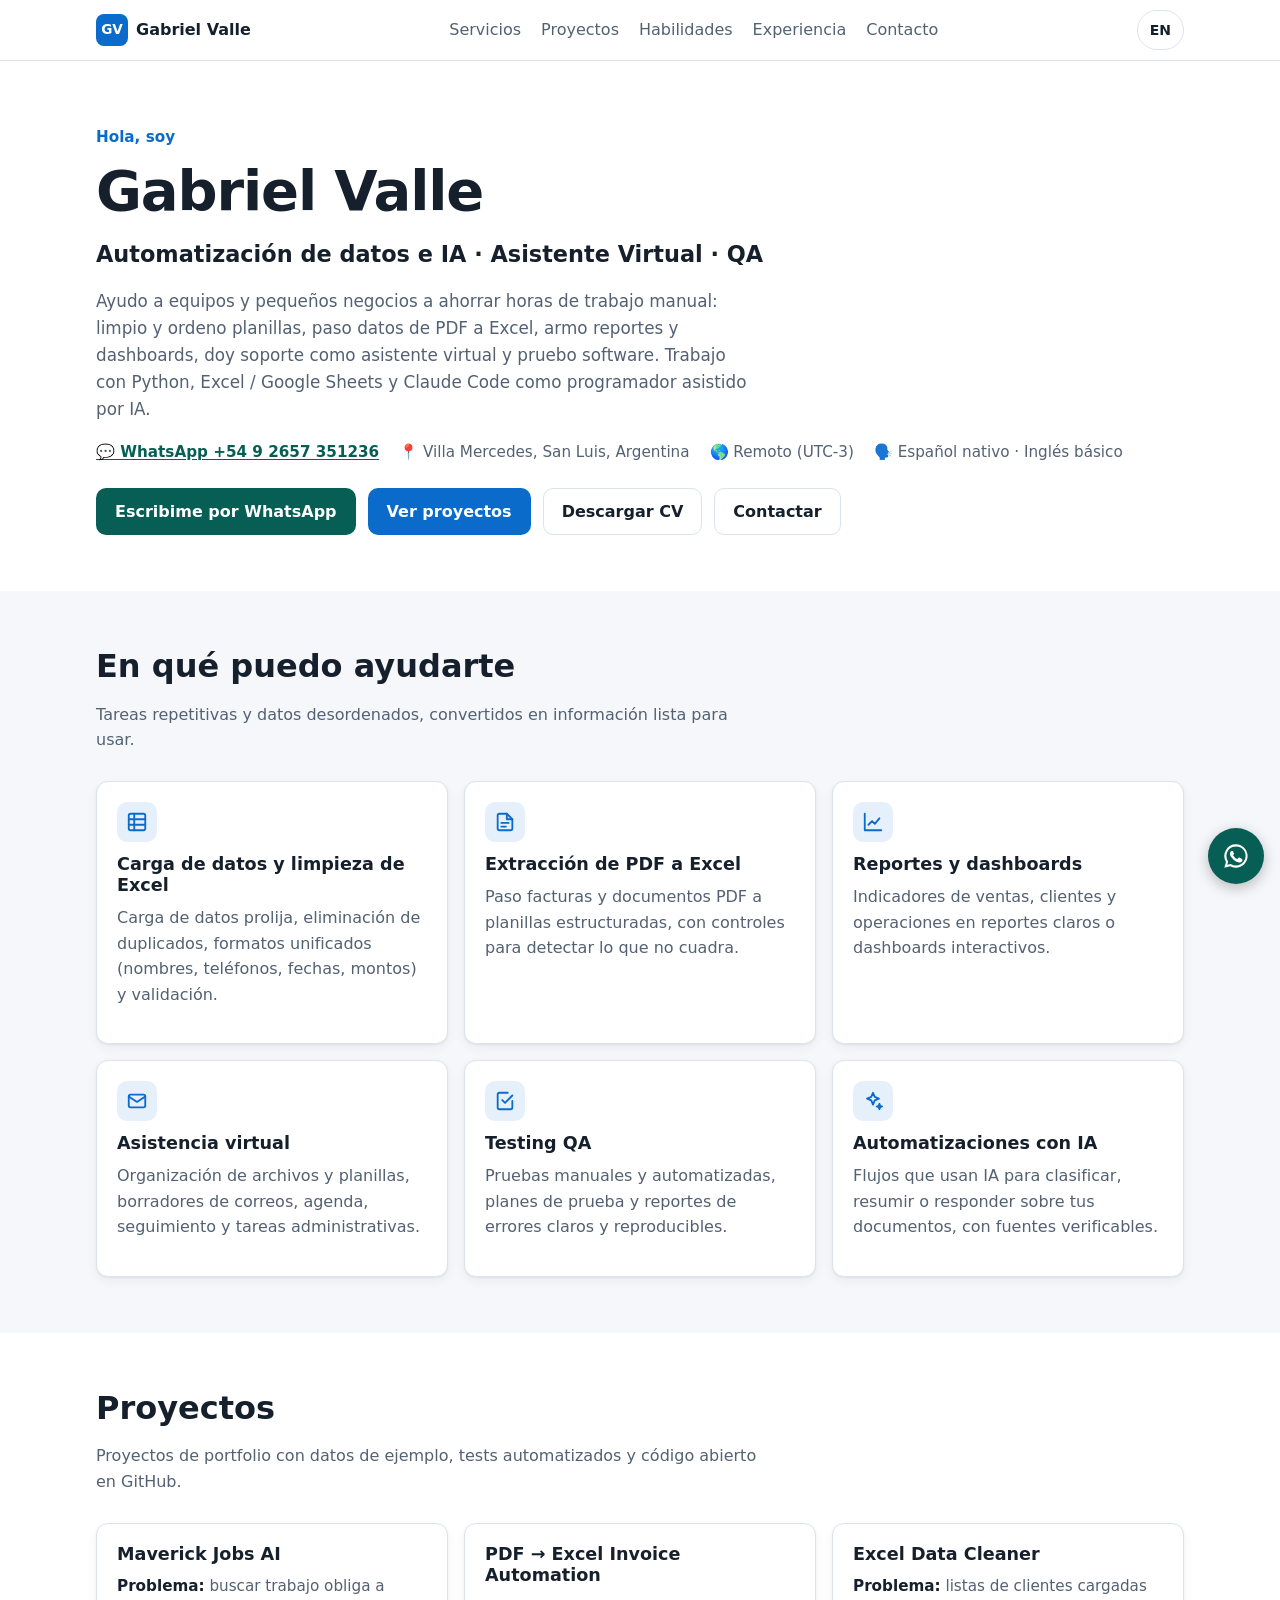
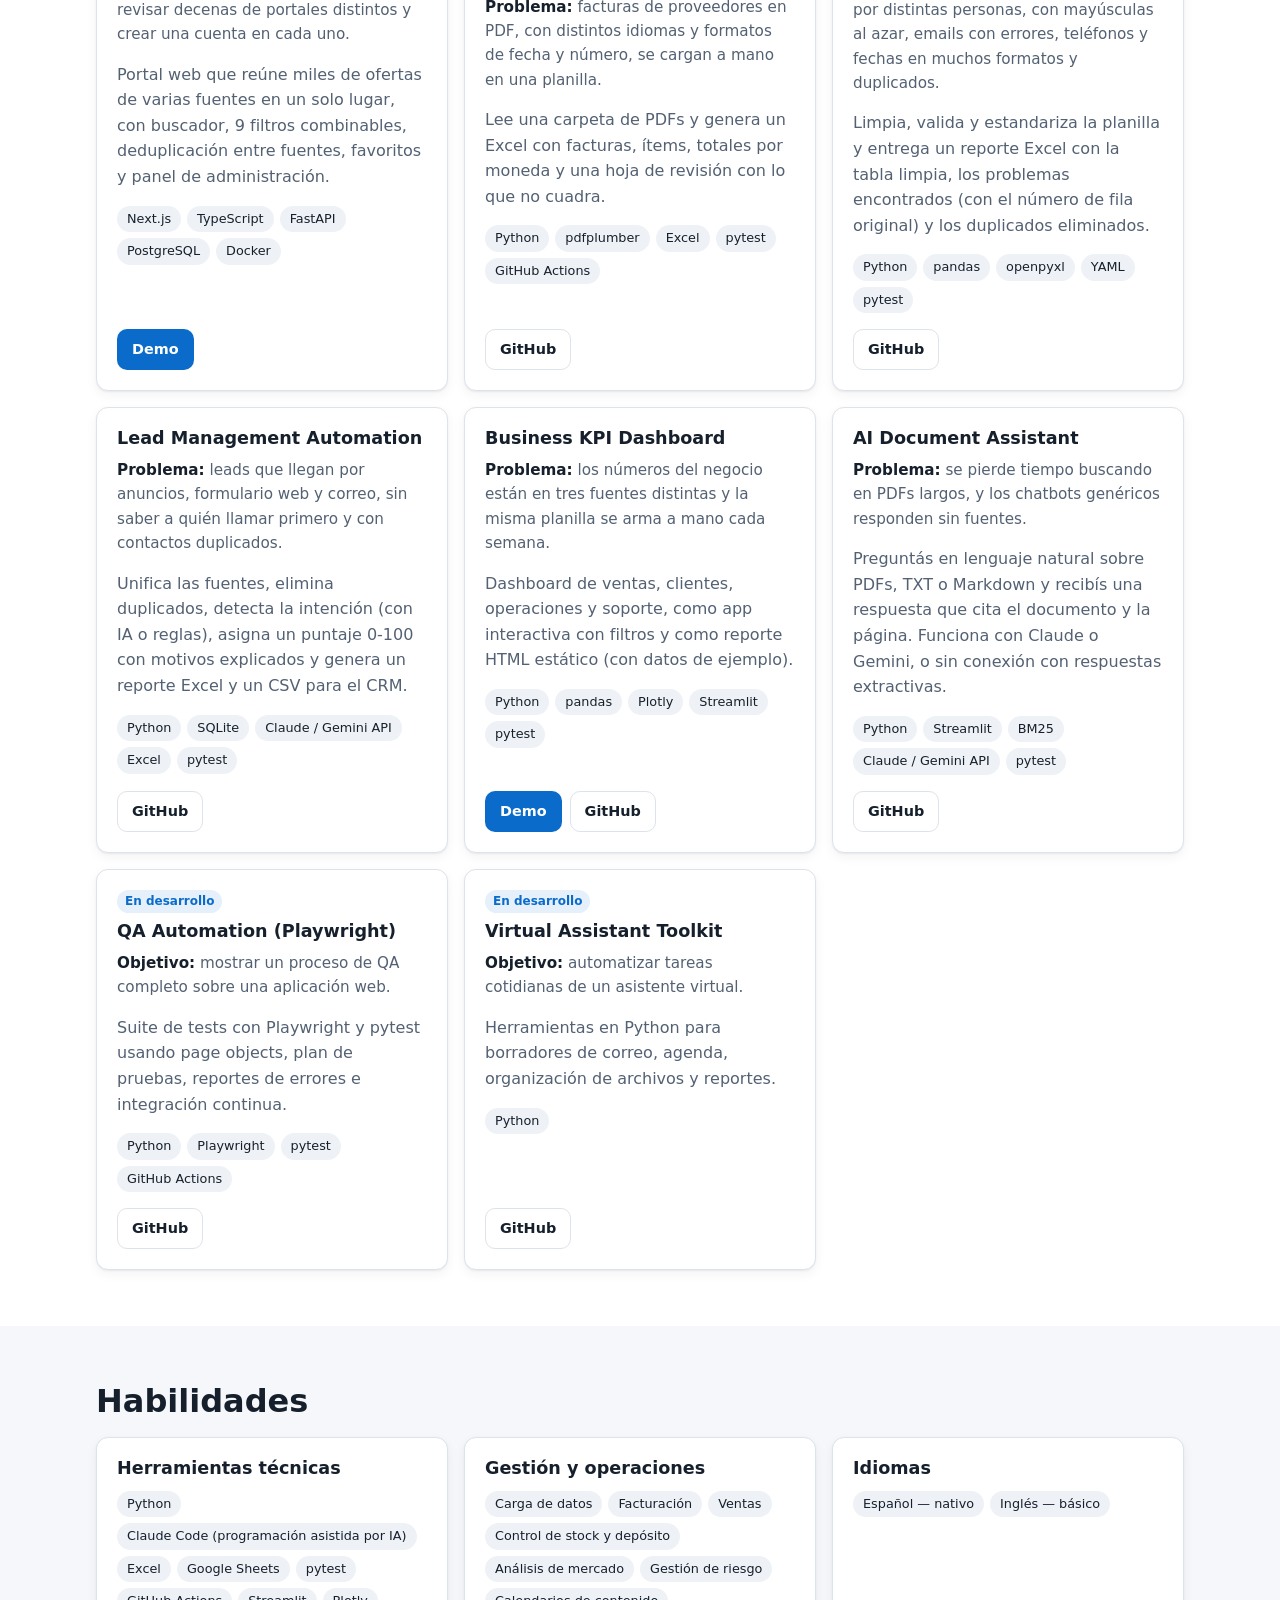
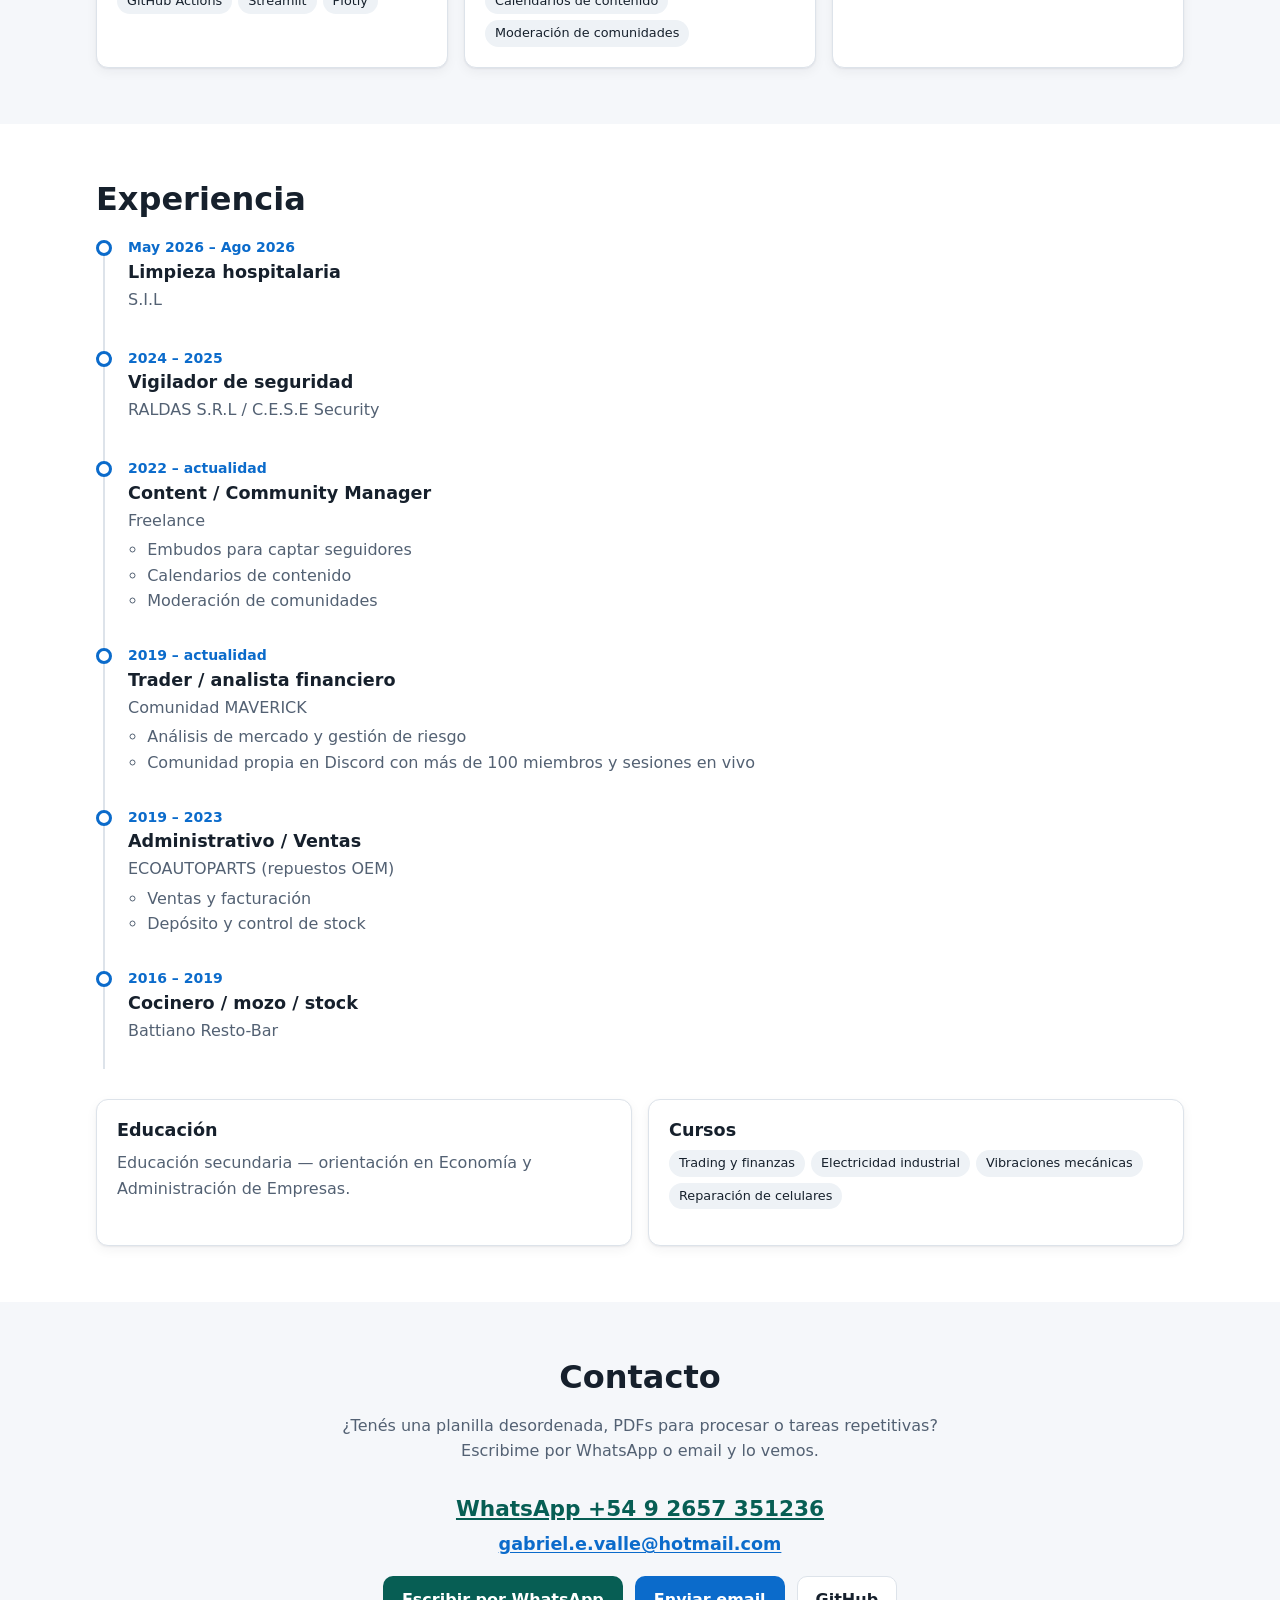
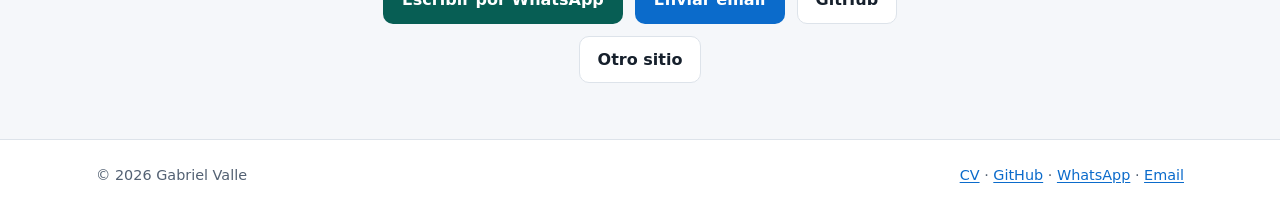
<file: index.html>
<!doctype html>
<html lang="es"
      data-es-title="Gabriel Valle — Automatización de datos e IA · Asistente Virtual · QA"
      data-en-title="Gabriel Valle — Data &amp; AI Automation · Virtual Assistant · QA">
<head>
  <meta charset="utf-8">
  <meta name="viewport" content="width=device-width, initial-scale=1">
  <script>try{if(localStorage.getItem("lang")==="en")document.documentElement.lang="en"}catch(e){}</script>
  <title>Gabriel Valle — Automatización de datos e IA · Asistente Virtual · QA</title>
  <meta name="description"
        content="Gabriel Valle: automatización de datos e IA (Excel / PDF), asistente virtual, QA tester y carga de datos. Python, Claude Code, Excel / Google Sheets. Trabajo remoto desde Argentina (UTC-3)."
        data-es-content="Gabriel Valle: automatización de datos e IA (Excel / PDF), asistente virtual, QA tester y carga de datos. Python, Claude Code, Excel / Google Sheets. Trabajo remoto desde Argentina (UTC-3)."
        data-en-content="Gabriel Valle: data &amp; AI automation (Excel / PDF), virtual assistant, QA tester and data entry. Python, Claude Code, Excel / Google Sheets. Remote from Argentina (UTC-3).">
  <meta name="author" content="Gabriel Valle">
  <meta name="theme-color" content="#0b6bcb" media="(prefers-color-scheme: light)">
  <meta name="theme-color" content="#0e141b" media="(prefers-color-scheme: dark)">
  <link rel="canonical" href="https://gabrielvalle-491.github.io/">

  <!-- Open Graph / social -->
  <meta property="og:type" content="website">
  <meta property="og:url" content="https://gabrielvalle-491.github.io/">
  <meta property="og:site_name" content="Gabriel Valle">
  <meta property="og:title" content="Gabriel Valle — Automatización de datos e IA · Asistente Virtual · QA">
  <meta property="og:description" content="Automatizo tareas con Excel, PDF e IA: limpieza de datos, extracción de facturas, reportes y dashboards, asistencia virtual y testing QA. Remoto (UTC-3).">
  <meta property="og:locale" content="es_AR">
  <meta property="og:locale:alternate" content="en_US">
  <meta name="twitter:card" content="summary">
  <meta name="twitter:title" content="Gabriel Valle — Data &amp; AI Automation · Virtual Assistant · QA">
  <meta name="twitter:description" content="Excel, PDF and AI automations, reports and dashboards, virtual assistance and QA testing. Remote (UTC-3).">

  <link rel="icon" href="data:image/svg+xml,%3Csvg xmlns='http://www.w3.org/2000/svg' viewBox='0 0 64 64'%3E%3Crect width='64' height='64' rx='14' fill='%230b6bcb'/%3E%3Ctext x='32' y='42' font-family='Arial,Helvetica,sans-serif' font-size='28' font-weight='700' text-anchor='middle' fill='%23fff'%3EGV%3C/text%3E%3C/svg%3E">
  <link rel="stylesheet" href="assets/css/style.css">
  <script src="assets/js/main.js" defer></script>

  <script type="application/ld+json">
  {
    "@context": "https://schema.org",
    "@type": "Person",
    "name": "Gabriel Valle",
    "url": "https://gabrielvalle-491.github.io/",
    "email": "mailto:gabriel.e.valle@hotmail.com",
    "telephone": "+5492657351236",
    "jobTitle": "Data & AI Automation · Virtual Assistant · QA",
    "address": { "@type": "PostalAddress", "addressLocality": "Villa Mercedes", "addressRegion": "San Luis", "addressCountry": "AR" },
    "sameAs": ["https://github.com/gabrielvalle-491", "https://allmaverick.my.canva.site/"]
  }
  </script>
</head>
<body>
  <a class="skip-link" href="#main"><span data-l="es">Saltar al contenido</span><span data-l="en">Skip to content</span></a>

  <header class="site-header">
    <nav class="container nav" aria-label="Principal" data-es-aria-label="Principal" data-en-aria-label="Main">
      <a class="brand" href="#top"><span class="brand-mark" aria-hidden="true">GV</span>Gabriel Valle</a>
      <ul class="nav-links">
        <li><a href="#servicios"><span data-l="es">Servicios</span><span data-l="en">Services</span></a></li>
        <li><a href="#proyectos"><span data-l="es">Proyectos</span><span data-l="en">Projects</span></a></li>
        <li><a href="#habilidades"><span data-l="es">Habilidades</span><span data-l="en">Skills</span></a></li>
        <li><a href="#experiencia"><span data-l="es">Experiencia</span><span data-l="en">Experience</span></a></li>
        <li><a href="#contacto"><span data-l="es">Contacto</span><span data-l="en">Contact</span></a></li>
      </ul>
      <button class="lang-toggle" type="button" data-lang-toggle
              aria-label="Switch to English" data-es-aria-label="Switch to English" data-en-aria-label="Cambiar a español">
        <span data-l="es" lang="en">EN</span><span data-l="en" lang="es">ES</span>
      </button>
    </nav>
  </header>

  <main id="main">
    <!-- ===== Hero ===== -->
    <section class="hero" id="top">
      <div class="container">
        <p class="eyebrow"><span data-l="es">Hola, soy</span><span data-l="en">Hi, I'm</span></p>
        <h1>Gabriel Valle</h1>
        <p class="title">
          <span data-l="es">Automatización de datos e IA · Asistente Virtual · QA</span>
          <span data-l="en">Data &amp; AI Automation · Virtual Assistant · QA</span>
        </p>
        <p class="pitch" data-l="es">
          Ayudo a equipos y pequeños negocios a ahorrar horas de trabajo manual: limpio y ordeno planillas,
          paso datos de PDF a Excel, armo reportes y dashboards, doy soporte como asistente virtual y pruebo software.
          Trabajo con Python, Excel / Google Sheets y Claude Code como programador asistido por IA.
        </p>
        <p class="pitch" data-l="en">
          I help teams and small businesses save hours of manual work: I clean and organize spreadsheets,
          move data from PDFs into Excel, build reports and dashboards, provide virtual assistance and test software.
          I work with Python, Excel / Google Sheets and Claude Code as an AI pair programmer.
        </p>
        <ul class="hero-meta">
          <li><a class="wa-inline" href="https://wa.me/5492657351236">💬 WhatsApp +54 9 2657 351236</a></li>
          <li>📍 Villa Mercedes, San Luis, Argentina</li>
          <li><span data-l="es">🌎 Remoto (UTC-3)</span><span data-l="en">🌎 Remote (UTC-3)</span></li>
          <li><span data-l="es">🗣️ Español nativo · Inglés básico</span><span data-l="en">🗣️ Spanish native · Basic English</span></li>
        </ul>
        <div class="hero-actions">
          <a class="btn btn-whatsapp" href="https://wa.me/5492657351236"><span data-l="es">Escribime por WhatsApp</span><span data-l="en">Message me on WhatsApp</span></a>
          <a class="btn btn-primary" href="#proyectos"><span data-l="es">Ver proyectos</span><span data-l="en">View projects</span></a>
          <a class="btn btn-outline" href="cv/"><span data-l="es">Descargar CV</span><span data-l="en">Download CV</span></a>
          <a class="btn btn-outline" href="#contacto"><span data-l="es">Contactar</span><span data-l="en">Contact me</span></a>
        </div>
      </div>
    </section>

    <!-- ===== Services ===== -->
    <section id="servicios" aria-labelledby="servicios-title">
      <div class="container">
        <h2 id="servicios-title"><span data-l="es">En qué puedo ayudarte</span><span data-l="en">How I can help</span></h2>
        <p class="section-intro">
          <span data-l="es">Tareas repetitivas y datos desordenados, convertidos en información lista para usar.</span>
          <span data-l="en">Repetitive tasks and messy data, turned into information that is ready to use.</span>
        </p>
        <div class="grid grid-3">
          <article class="card">
            <div class="icon" aria-hidden="true"><svg viewBox="0 0 24 24" fill="none" stroke="currentColor" stroke-width="2" stroke-linecap="round" stroke-linejoin="round"><rect x="3" y="3" width="18" height="18" rx="2"/><path d="M3 9h18M3 15h18M9 3v18"/></svg></div>
            <h3><span data-l="es">Carga de datos y limpieza de Excel</span><span data-l="en">Data entry &amp; Excel cleanup</span></h3>
            <p data-l="es">Carga de datos prolija, eliminación de duplicados, formatos unificados (nombres, teléfonos, fechas, montos) y validación.</p>
            <p data-l="en">Accurate data entry, duplicate removal, consistent formats (names, phones, dates, amounts) and validation.</p>
          </article>
          <article class="card">
            <div class="icon" aria-hidden="true"><svg viewBox="0 0 24 24" fill="none" stroke="currentColor" stroke-width="2" stroke-linecap="round" stroke-linejoin="round"><path d="M14 3H6a2 2 0 0 0-2 2v14a2 2 0 0 0 2 2h12a2 2 0 0 0 2-2V9z"/><path d="M14 3v6h6M8 13h8M8 17h5"/></svg></div>
            <h3><span data-l="es">Extracción de PDF a Excel</span><span data-l="en">PDF to Excel extraction</span></h3>
            <p data-l="es">Paso facturas y documentos PDF a planillas estructuradas, con controles para detectar lo que no cuadra.</p>
            <p data-l="en">I turn invoices and PDF documents into structured spreadsheets, with checks that flag anything that doesn't add up.</p>
          </article>
          <article class="card">
            <div class="icon" aria-hidden="true"><svg viewBox="0 0 24 24" fill="none" stroke="currentColor" stroke-width="2" stroke-linecap="round" stroke-linejoin="round"><path d="M3 3v18h18"/><path d="M7 15l4-4 3 3 5-6"/></svg></div>
            <h3><span data-l="es">Reportes y dashboards</span><span data-l="en">Reports &amp; dashboards</span></h3>
            <p data-l="es">Indicadores de ventas, clientes y operaciones en reportes claros o dashboards interactivos.</p>
            <p data-l="en">Sales, customer and operations metrics in clear reports or interactive dashboards.</p>
          </article>
          <article class="card">
            <div class="icon" aria-hidden="true"><svg viewBox="0 0 24 24" fill="none" stroke="currentColor" stroke-width="2" stroke-linecap="round" stroke-linejoin="round"><rect x="3" y="5" width="18" height="14" rx="2"/><path d="M3 7l9 6 9-6"/></svg></div>
            <h3><span data-l="es">Asistencia virtual</span><span data-l="en">Virtual assistance</span></h3>
            <p data-l="es">Organización de archivos y planillas, borradores de correos, agenda, seguimiento y tareas administrativas.</p>
            <p data-l="en">File and spreadsheet organization, email drafts, scheduling, follow-ups and administrative tasks.</p>
          </article>
          <article class="card">
            <div class="icon" aria-hidden="true"><svg viewBox="0 0 24 24" fill="none" stroke="currentColor" stroke-width="2" stroke-linecap="round" stroke-linejoin="round"><path d="M9 11l3 3 8-8"/><path d="M20 12v7a2 2 0 0 1-2 2H6a2 2 0 0 1-2-2V5a2 2 0 0 1 2-2h9"/></svg></div>
            <h3><span data-l="es">Testing QA</span><span data-l="en">QA testing</span></h3>
            <p data-l="es">Pruebas manuales y automatizadas, planes de prueba y reportes de errores claros y reproducibles.</p>
            <p data-l="en">Manual and automated testing, test plans and clear, reproducible bug reports.</p>
          </article>
          <article class="card">
            <div class="icon" aria-hidden="true"><svg viewBox="0 0 24 24" fill="none" stroke="currentColor" stroke-width="2" stroke-linecap="round" stroke-linejoin="round"><path d="M12 3l1.9 4.6L18.5 9.5l-4.6 1.9L12 16l-1.9-4.6L5.5 9.5l4.6-1.9z"/><path d="M19 15l.8 2.2L22 18l-2.2.8L19 21l-.8-2.2L16 18l2.2-.8z"/></svg></div>
            <h3><span data-l="es">Automatizaciones con IA</span><span data-l="en">AI automations</span></h3>
            <p data-l="es">Flujos que usan IA para clasificar, resumir o responder sobre tus documentos, con fuentes verificables.</p>
            <p data-l="en">Workflows that use AI to classify, summarize or answer questions about your documents, with verifiable sources.</p>
          </article>
        </div>
      </div>
    </section>

    <!-- ===== Projects ===== -->
    <section id="proyectos" aria-labelledby="proyectos-title">
      <div class="container">
        <h2 id="proyectos-title"><span data-l="es">Proyectos</span><span data-l="en">Projects</span></h2>
        <p class="section-intro">
          <span data-l="es">Proyectos de portfolio con datos de ejemplo, tests automatizados y código abierto en GitHub.</span>
          <span data-l="en">Portfolio projects with sample data, automated tests and open source code on GitHub.</span>
        </p>
        <div class="grid grid-3">
          <article class="card project">
            <h3>Maverick Jobs AI</h3>
            <p class="problem" data-l="es"><strong>Problema:</strong> buscar trabajo obliga a revisar decenas de portales distintos y crear una cuenta en cada uno.</p>
            <p class="problem" data-l="en"><strong>Problem:</strong> job hunting means checking dozens of different portals and creating an account on each one.</p>
            <p data-l="es">Portal web que reúne miles de ofertas de varias fuentes en un solo lugar, con buscador, 9 filtros combinables, deduplicación entre fuentes, favoritos y panel de administración.</p>
            <p data-l="en">Web platform that gathers thousands of job posts from several sources in one place, with search, 9 combinable filters, cross-source de-duplication, favorites and an admin panel.</p>
            <ul class="tags" aria-label="Stack"><li>Next.js</li><li>TypeScript</li><li>FastAPI</li><li>PostgreSQL</li><li>Docker</li></ul>
            <div class="links">
              <a class="btn btn-primary" href="https://maverick-jobs-ai.vercel.app">Demo</a>
            </div>
          </article>

          <article class="card project">
            <h3>PDF → Excel Invoice Automation</h3>
            <p class="problem" data-l="es"><strong>Problema:</strong> facturas de proveedores en PDF, con distintos idiomas y formatos de fecha y número, se cargan a mano en una planilla.</p>
            <p class="problem" data-l="en"><strong>Problem:</strong> supplier invoices in PDF, with different languages, date and number formats, are typed into a spreadsheet by hand.</p>
            <p data-l="es">Lee una carpeta de PDFs y genera un Excel con facturas, ítems, totales por moneda y una hoja de revisión con lo que no cuadra.</p>
            <p data-l="en">Reads a folder of PDFs and produces one Excel workbook with invoices, line items, totals per currency and a Review sheet listing anything that doesn't add up.</p>
            <ul class="tags" aria-label="Stack"><li>Python</li><li>pdfplumber</li><li>Excel</li><li>pytest</li><li>GitHub Actions</li></ul>
            <div class="links">
              <a class="btn btn-outline" href="https://github.com/gabrielvalle-491/pdf-invoice-to-excel">GitHub</a>
            </div>
          </article>

          <article class="card project">
            <h3>Excel Data Cleaner</h3>
            <p class="problem" data-l="es"><strong>Problema:</strong> listas de clientes cargadas por distintas personas, con mayúsculas al azar, emails con errores, teléfonos y fechas en muchos formatos y duplicados.</p>
            <p class="problem" data-l="en"><strong>Problem:</strong> customer lists filled in by different people, with random casing, email typos, phones and dates in many formats, and duplicates.</p>
            <p data-l="es">Limpia, valida y estandariza la planilla y entrega un reporte Excel con la tabla limpia, los problemas encontrados (con el número de fila original) y los duplicados eliminados.</p>
            <p data-l="en">Cleans, validates and standardizes the spreadsheet and returns an Excel report with the clean table, every issue found (with the original row number) and the duplicates removed.</p>
            <ul class="tags" aria-label="Stack"><li>Python</li><li>pandas</li><li>openpyxl</li><li>YAML</li><li>pytest</li></ul>
            <div class="links">
              <a class="btn btn-outline" href="https://github.com/gabrielvalle-491/excel-data-cleaner">GitHub</a>
            </div>
          </article>

          <article class="card project">
            <h3>Lead Management Automation</h3>
            <p class="problem" data-l="es"><strong>Problema:</strong> leads que llegan por anuncios, formulario web y correo, sin saber a quién llamar primero y con contactos duplicados.</p>
            <p class="problem" data-l="en"><strong>Problem:</strong> leads arriving from ads, the website form and email, with no way to know who to call first and duplicate contacts.</p>
            <p data-l="es">Unifica las fuentes, elimina duplicados, detecta la intención (con IA o reglas), asigna un puntaje 0-100 con motivos explicados y genera un reporte Excel y un CSV para el CRM.</p>
            <p data-l="en">Merges all sources, removes duplicates, detects intent (with AI or rules), scores each lead 0-100 with explained reasons and produces an Excel report and a CRM-ready CSV.</p>
            <ul class="tags" aria-label="Stack"><li>Python</li><li>SQLite</li><li>Claude / Gemini API</li><li>Excel</li><li>pytest</li></ul>
            <div class="links">
              <a class="btn btn-outline" href="https://github.com/gabrielvalle-491/lead-management-automation">GitHub</a>
            </div>
          </article>

          <article class="card project">
            <h3>Business KPI Dashboard</h3>
            <p class="problem" data-l="es"><strong>Problema:</strong> los números del negocio están en tres fuentes distintas y la misma planilla se arma a mano cada semana.</p>
            <p class="problem" data-l="en"><strong>Problem:</strong> business numbers live in three different sources and the same spreadsheet is rebuilt by hand every week.</p>
            <p data-l="es">Dashboard de ventas, clientes, operaciones y soporte, como app interactiva con filtros y como reporte HTML estático (con datos de ejemplo).</p>
            <p data-l="en">Sales, customer, operations and support KPIs, as an interactive app with filters and as a static HTML report (with demo data).</p>
            <ul class="tags" aria-label="Stack"><li>Python</li><li>pandas</li><li>Plotly</li><li>Streamlit</li><li>pytest</li></ul>
            <div class="links">
              <a class="btn btn-primary" href="https://gabrielvalle-491.github.io/business-kpi-dashboard/">Demo</a>
              <a class="btn btn-outline" href="https://github.com/gabrielvalle-491/business-kpi-dashboard">GitHub</a>
            </div>
          </article>

          <article class="card project">
            <h3>AI Document Assistant</h3>
            <p class="problem" data-l="es"><strong>Problema:</strong> se pierde tiempo buscando en PDFs largos, y los chatbots genéricos responden sin fuentes.</p>
            <p class="problem" data-l="en"><strong>Problem:</strong> time is wasted searching long PDFs, and generic chatbots answer without sources.</p>
            <p data-l="es">Preguntás en lenguaje natural sobre PDFs, TXT o Markdown y recibís una respuesta que cita el documento y la página. Funciona con Claude o Gemini, o sin conexión con respuestas extractivas.</p>
            <p data-l="en">Ask plain-language questions about PDF, TXT or Markdown files and get an answer citing the document and page. Works with Claude or Gemini, or offline with extractive answers.</p>
            <ul class="tags" aria-label="Stack"><li>Python</li><li>Streamlit</li><li>BM25</li><li>Claude / Gemini API</li><li>pytest</li></ul>
            <div class="links">
              <a class="btn btn-outline" href="https://github.com/gabrielvalle-491/ai-document-assistant">GitHub</a>
            </div>
          </article>

          <article class="card project">
            <span class="status"><span data-l="es">En desarrollo</span><span data-l="en">In progress</span></span>
            <h3>QA Automation (Playwright)</h3>
            <p class="problem" data-l="es"><strong>Objetivo:</strong> mostrar un proceso de QA completo sobre una aplicación web.</p>
            <p class="problem" data-l="en"><strong>Goal:</strong> show a complete QA process on a web application.</p>
            <p data-l="es">Suite de tests con Playwright y pytest usando page objects, plan de pruebas, reportes de errores e integración continua.</p>
            <p data-l="en">Playwright + pytest test suite with page objects, a test plan, bug reports and continuous integration.</p>
            <ul class="tags" aria-label="Stack"><li>Python</li><li>Playwright</li><li>pytest</li><li>GitHub Actions</li></ul>
            <div class="links">
              <a class="btn btn-outline" href="https://github.com/gabrielvalle-491/qa-automation-playwright">GitHub</a>
            </div>
          </article>

          <article class="card project">
            <span class="status"><span data-l="es">En desarrollo</span><span data-l="en">In progress</span></span>
            <h3>Virtual Assistant Toolkit</h3>
            <p class="problem" data-l="es"><strong>Objetivo:</strong> automatizar tareas cotidianas de un asistente virtual.</p>
            <p class="problem" data-l="en"><strong>Goal:</strong> automate everyday virtual-assistant tasks.</p>
            <p data-l="es">Herramientas en Python para borradores de correo, agenda, organización de archivos y reportes.</p>
            <p data-l="en">Python tools for email drafts, scheduling, file organization and reports.</p>
            <ul class="tags" aria-label="Stack"><li>Python</li></ul>
            <div class="links">
              <a class="btn btn-outline" href="https://github.com/gabrielvalle-491/virtual-assistant-toolkit">GitHub</a>
            </div>
          </article>
        </div>
      </div>
    </section>

    <!-- ===== Skills ===== -->
    <section id="habilidades" aria-labelledby="habilidades-title">
      <div class="container">
        <h2 id="habilidades-title"><span data-l="es">Habilidades</span><span data-l="en">Skills</span></h2>
        <div class="grid grid-3">
          <div class="card skill-group">
            <h3><span data-l="es">Herramientas técnicas</span><span data-l="en">Technical tools</span></h3>
            <ul class="tags">
              <li>Python</li>
              <li><span data-l="es">Claude Code (programación asistida por IA)</span><span data-l="en">Claude Code (AI pair programming)</span></li>
              <li>Excel</li><li>Google Sheets</li><li>pytest</li><li>GitHub Actions</li><li>Streamlit</li><li>Plotly</li>
            </ul>
          </div>
          <div class="card skill-group">
            <h3><span data-l="es">Gestión y operaciones</span><span data-l="en">Business &amp; operations</span></h3>
            <ul class="tags" data-l="es">
              <li>Carga de datos</li><li>Facturación</li><li>Ventas</li><li>Control de stock y depósito</li>
              <li>Análisis de mercado</li><li>Gestión de riesgo</li><li>Calendarios de contenido</li><li>Moderación de comunidades</li>
            </ul>
            <ul class="tags" data-l="en">
              <li>Data entry</li><li>Invoicing</li><li>Sales</li><li>Warehouse &amp; stock control</li>
              <li>Market analysis</li><li>Risk management</li><li>Content calendars</li><li>Community moderation</li>
            </ul>
          </div>
          <div class="card skill-group">
            <h3><span data-l="es">Idiomas</span><span data-l="en">Languages</span></h3>
            <ul class="tags">
              <li><span data-l="es">Español — nativo</span><span data-l="en">Spanish — native</span></li>
              <li><span data-l="es">Inglés — básico</span><span data-l="en">English — basic</span></li>
            </ul>
          </div>
        </div>
      </div>
    </section>

    <!-- ===== Experience ===== -->
    <section id="experiencia" aria-labelledby="experiencia-title">
      <div class="container">
        <h2 id="experiencia-title"><span data-l="es">Experiencia</span><span data-l="en">Experience</span></h2>
        <ol class="timeline">
          <li>
            <span class="when"><span data-l="es">May 2026 – Ago 2026</span><span data-l="en">May 2026 – Aug 2026</span></span>
            <h3><span data-l="es">Limpieza hospitalaria</span><span data-l="en">Hospital cleaning</span></h3>
            <p class="org">S.I.L</p>
          </li>
          <li>
            <span class="when">2024 – 2025</span>
            <h3><span data-l="es">Vigilador de seguridad</span><span data-l="en">Security guard</span></h3>
            <p class="org">RALDAS S.R.L / C.E.S.E Security</p>
          </li>
          <li>
            <span class="when"><span data-l="es">2022 – actualidad</span><span data-l="en">2022 – present</span></span>
            <h3>Content / Community Manager</h3>
            <p class="org"><span data-l="es">Freelance</span><span data-l="en">Freelance</span></p>
            <ul data-l="es"><li>Embudos para captar seguidores</li><li>Calendarios de contenido</li><li>Moderación de comunidades</li></ul>
            <ul data-l="en"><li>Follower funnels</li><li>Content calendars</li><li>Community moderation</li></ul>
          </li>
          <li>
            <span class="when"><span data-l="es">2019 – actualidad</span><span data-l="en">2019 – present</span></span>
            <h3><span data-l="es">Trader / analista financiero</span><span data-l="en">Trader / financial analyst</span></h3>
            <p class="org"><span data-l="es">Comunidad MAVERICK</span><span data-l="en">MAVERICK community</span></p>
            <ul data-l="es"><li>Análisis de mercado y gestión de riesgo</li><li>Comunidad propia en Discord con más de 100 miembros y sesiones en vivo</li></ul>
            <ul data-l="en"><li>Market analysis and risk management</li><li>Own Discord community with 100+ members and live sessions</li></ul>
          </li>
          <li>
            <span class="when">2019 – 2023</span>
            <h3><span data-l="es">Administrativo / Ventas</span><span data-l="en">Administration / Sales</span></h3>
            <p class="org"><span data-l="es">ECOAUTOPARTS (repuestos OEM)</span><span data-l="en">ECOAUTOPARTS (OEM parts)</span></p>
            <ul data-l="es"><li>Ventas y facturación</li><li>Depósito y control de stock</li></ul>
            <ul data-l="en"><li>Sales and invoicing</li><li>Warehouse and stock control</li></ul>
          </li>
          <li>
            <span class="when">2016 – 2019</span>
            <h3><span data-l="es">Cocinero / mozo / stock</span><span data-l="en">Cook / waiter / stock</span></h3>
            <p class="org">Battiano Resto-Bar</p>
          </li>
        </ol>

        <div class="grid grid-2 edu">
          <div class="card">
            <h3><span data-l="es">Educación</span><span data-l="en">Education</span></h3>
            <p data-l="es">Educación secundaria — orientación en Economía y Administración de Empresas.</p>
            <p data-l="en">High school — Economics and Business Administration track.</p>
          </div>
          <div class="card">
            <h3><span data-l="es">Cursos</span><span data-l="en">Courses</span></h3>
            <ul class="tags" data-l="es"><li>Trading y finanzas</li><li>Electricidad industrial</li><li>Vibraciones mecánicas</li><li>Reparación de celulares</li></ul>
            <ul class="tags" data-l="en"><li>Trading and finance</li><li>Industrial electricity</li><li>Mechanical vibrations</li><li>Cell phone repair</li></ul>
          </div>
        </div>
      </div>
    </section>

    <!-- ===== Contact ===== -->
    <section id="contacto" aria-labelledby="contacto-title">
      <div class="container contact-box">
        <h2 id="contacto-title"><span data-l="es">Contacto</span><span data-l="en">Contact</span></h2>
        <p class="section-intro" style="margin-inline:auto">
          <span data-l="es">¿Tenés una planilla desordenada, PDFs para procesar o tareas repetitivas? Escribime por WhatsApp o email y lo vemos.</span>
          <span data-l="en">Got a messy spreadsheet, PDFs to process or repetitive tasks? Message me on WhatsApp or email and let's talk.</span>
        </p>
        <p class="whatsapp"><a href="https://wa.me/5492657351236">WhatsApp +54 9 2657 351236</a></p>
        <p class="email"><a href="mailto:gabriel.e.valle@hotmail.com">gabriel.e.valle@hotmail.com</a></p>
        <div class="hero-actions">
          <a class="btn btn-whatsapp" href="https://wa.me/5492657351236"><span data-l="es">Escribir por WhatsApp</span><span data-l="en">WhatsApp me</span></a>
          <a class="btn btn-primary" href="mailto:gabriel.e.valle@hotmail.com"><span data-l="es">Enviar email</span><span data-l="en">Send email</span></a>
          <a class="btn btn-outline" href="https://github.com/gabrielvalle-491">GitHub</a>
          <a class="btn btn-outline" href="https://allmaverick.my.canva.site/"><span data-l="es">Otro sitio</span><span data-l="en">Other site</span></a>
        </div>
      </div>
    </section>
  </main>

  <footer class="site-footer">
    <div class="container">
      <p style="margin:0">© <span id="year">2026</span> Gabriel Valle</p>
      <p style="margin:0">
        <a href="cv/">CV</a> ·
        <a href="https://github.com/gabrielvalle-491">GitHub</a> ·
        <a href="https://wa.me/5492657351236">WhatsApp</a> ·
        <a href="mailto:gabriel.e.valle@hotmail.com">Email</a>
      </p>
    </div>
  </footer>
  <a class="wa-float" href="https://wa.me/5492657351236" aria-label="WhatsApp +54 9 2657 351236" data-es-aria-label="Escribime por WhatsApp" data-en-aria-label="Message me on WhatsApp"><svg viewBox="0 0 24 24" width="28" height="28" aria-hidden="true"><path fill="currentColor" d="M12 2a10 10 0 0 0-8.6 15.1L2 22l5-1.3A10 10 0 1 0 12 2Zm0 18.2a8.2 8.2 0 0 1-4.2-1.2l-.3-.2-3 .8.8-2.9-.2-.3A8.2 8.2 0 1 1 12 20.2Zm4.5-6.1c-.2-.1-1.5-.7-1.7-.8-.2-.1-.4-.1-.6.1l-.8 1c-.1.2-.3.2-.5.1a6.7 6.7 0 0 1-3.3-2.9c-.3-.4.2-.4.7-1.3.1-.2 0-.3 0-.4l-.8-1.8c-.2-.5-.4-.4-.6-.4h-.5a1 1 0 0 0-.7.3 3 3 0 0 0-.9 2.2 5.2 5.2 0 0 0 1.1 2.7 11.8 11.8 0 0 0 4.5 4c1.7.7 2.3.8 3.2.6a2.7 2.7 0 0 0 1.8-1.2 2.2 2.2 0 0 0 .1-1.3c0-.1-.2-.2-.5-.3Z"/></svg></a>
</body>
</html>
</file>
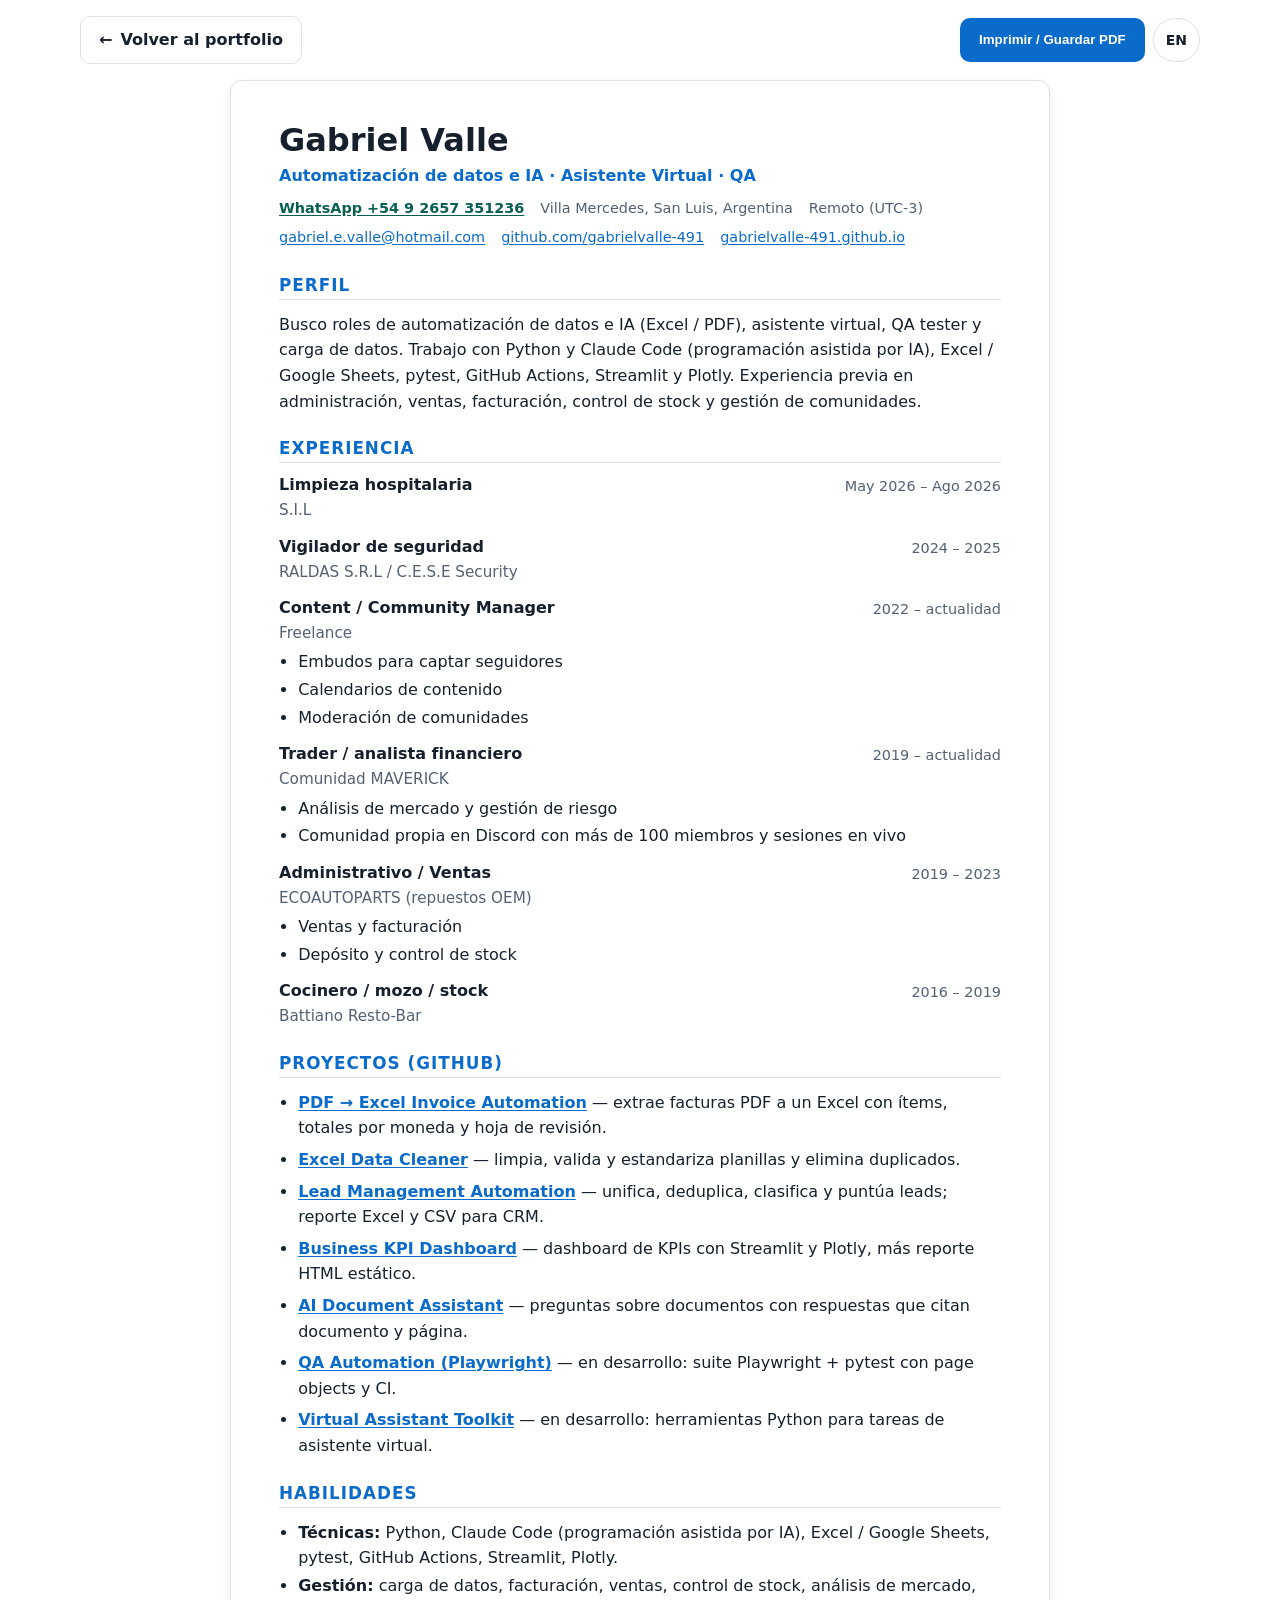
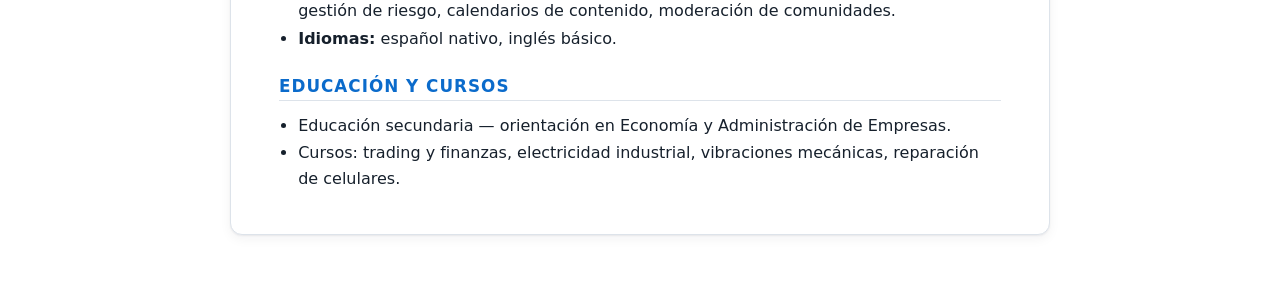
<file: cv/index.html>
<!doctype html>
<html lang="es"
      data-es-title="CV — Gabriel Valle"
      data-en-title="Resume — Gabriel Valle">
<head>
  <meta charset="utf-8">
  <meta name="viewport" content="width=device-width, initial-scale=1">
  <script>try{if(localStorage.getItem("lang")==="en")document.documentElement.lang="en"}catch(e){}</script>
  <title>CV — Gabriel Valle</title>
  <meta name="description"
        content="CV de Gabriel Valle: automatización de datos e IA, asistente virtual, QA tester y carga de datos. Villa Mercedes, San Luis, Argentina · Remoto (UTC-3)."
        data-es-content="CV de Gabriel Valle: automatización de datos e IA, asistente virtual, QA tester y carga de datos. Villa Mercedes, San Luis, Argentina · Remoto (UTC-3)."
        data-en-content="Gabriel Valle's resume: data &amp; AI automation, virtual assistant, QA tester and data entry. Villa Mercedes, San Luis, Argentina · Remote (UTC-3).">
  <meta name="author" content="Gabriel Valle">
  <link rel="canonical" href="https://gabrielvalle-491.github.io/cv/">
  <meta property="og:type" content="profile">
  <meta property="og:url" content="https://gabrielvalle-491.github.io/cv/">
  <meta property="og:title" content="CV — Gabriel Valle">
  <meta property="og:description" content="Automatización de datos e IA · Asistente Virtual · QA. Remoto (UTC-3).">
  <meta name="twitter:card" content="summary">
  <link rel="icon" href="data:image/svg+xml,%3Csvg xmlns='http://www.w3.org/2000/svg' viewBox='0 0 64 64'%3E%3Crect width='64' height='64' rx='14' fill='%230b6bcb'/%3E%3Ctext x='32' y='42' font-family='Arial,Helvetica,sans-serif' font-size='28' font-weight='700' text-anchor='middle' fill='%23fff'%3EGV%3C/text%3E%3C/svg%3E">
  <link rel="stylesheet" href="../assets/css/style.css">
  <script src="../assets/js/main.js" defer></script>
  <style>
    .toolbar { display: flex; flex-wrap: wrap; gap: 8px; justify-content: space-between; align-items: center; padding: 16px 0; }
    .toolbar .actions { display: flex; flex-wrap: wrap; gap: 8px; }
    .cv { max-width: 820px; margin: 0 auto 48px; background: var(--surface); border: 1px solid var(--border);
          border-radius: var(--radius); padding: 28px 20px; box-shadow: var(--shadow); }
    @media (min-width: 640px) { .cv { padding: 40px 48px; } }
    .cv section { padding: 0; background: none; }
    .cv h1 { font-size: 2rem; margin-bottom: 4px; }
    .cv .role { font-weight: 600; color: var(--accent); margin-bottom: 8px; }
    .cv .contact { list-style: none; padding: 0; margin: 0; display: flex; flex-wrap: wrap; gap: 4px 16px; font-size: .9rem; color: var(--muted); }
    .cv h2 { font-size: 1.05rem; text-transform: uppercase; letter-spacing: .06em; color: var(--accent);
             border-bottom: 1px solid var(--border); padding-bottom: 4px; margin: 24px 0 12px; }
    .cv .job { margin-bottom: 14px; break-inside: avoid; }
    .cv .job-head { display: flex; flex-wrap: wrap; justify-content: space-between; gap: 0 12px; }
    .cv .job-head h3 { margin: 0; font-size: 1rem; }
    .cv .dates { color: var(--muted); font-size: .9rem; white-space: nowrap; }
    .cv .org { color: var(--muted); margin: 0 0 4px; font-size: .95rem; }
    .cv ul { margin: 0; }
    .cv li { margin-bottom: 2px; }
    .cv p { margin-bottom: .5em; }
    .cv .projects li { margin-bottom: 6px; }

    @media print {
      @page { size: A4; margin: 14mm; }
      :root { --bg: #fff; --surface: #fff; --text: #000; --muted: #333; --border: #bbb; --accent: #08539e; }
      body { font-size: 10.5pt; line-height: 1.4; background: #fff; color: #000; }
      .no-print, .site-header, .skip-link { display: none !important; }
      .container { padding: 0; max-width: none; }
      .cv { border: 0; box-shadow: none; padding: 0; margin: 0; max-width: none; }
      .cv h2 { margin: 14px 0 8px; }
      a { color: #000; text-decoration: none; }
      .cv .print-url::after { content: " (" attr(href) ")"; font-size: .85em; color: #333; }
    }
  </style>
</head>
<body>
  <a class="skip-link" href="#cv"><span data-l="es">Saltar al contenido</span><span data-l="en">Skip to content</span></a>

  <div class="container toolbar no-print">
    <a class="btn btn-outline" href="../">← <span data-l="es">Volver al portfolio</span><span data-l="en">Back to portfolio</span></a>
    <div class="actions">
      <button class="btn btn-primary" type="button" onclick="window.print()">
        <span data-l="es">Imprimir / Guardar PDF</span><span data-l="en">Print / Save as PDF</span>
      </button>
      <button class="lang-toggle" type="button" data-lang-toggle
              aria-label="Switch to English" data-es-aria-label="Switch to English" data-en-aria-label="Cambiar a español">
        <span data-l="es" lang="en">EN</span><span data-l="en" lang="es">ES</span>
      </button>
    </div>
  </div>

  <main class="container" id="cv">
    <article class="cv">
      <header>
        <h1>Gabriel Valle</h1>
        <p class="role">
          <span data-l="es">Automatización de datos e IA · Asistente Virtual · QA</span>
          <span data-l="en">Data &amp; AI Automation · Virtual Assistant · QA</span>
        </p>
        <ul class="contact">
          <li><a class="wa-inline" href="https://wa.me/5492657351236"><strong>WhatsApp +54 9 2657 351236</strong></a></li>
          <li>Villa Mercedes, San Luis, Argentina</li>
          <li><span data-l="es">Remoto (UTC-3)</span><span data-l="en">Remote (UTC-3)</span></li>
          <li><a href="mailto:gabriel.e.valle@hotmail.com">gabriel.e.valle@hotmail.com</a></li>
          <li><a href="https://github.com/gabrielvalle-491">github.com/gabrielvalle-491</a></li>
          <li><a href="https://gabrielvalle-491.github.io/">gabrielvalle-491.github.io</a></li>
        </ul>
      </header>

      <section aria-labelledby="perfil">
        <h2 id="perfil"><span data-l="es">Perfil</span><span data-l="en">Profile</span></h2>
        <p data-l="es">
          Busco roles de automatización de datos e IA (Excel / PDF), asistente virtual, QA tester y carga de datos.
          Trabajo con Python y Claude Code (programación asistida por IA), Excel / Google Sheets, pytest, GitHub Actions,
          Streamlit y Plotly. Experiencia previa en administración, ventas, facturación, control de stock y gestión de comunidades.
        </p>
        <p data-l="en">
          Looking for data &amp; AI automation (Excel / PDF), virtual assistant, QA tester and data entry roles.
          I work with Python and Claude Code (AI pair programming), Excel / Google Sheets, pytest, GitHub Actions,
          Streamlit and Plotly. Previous experience in administration, sales, invoicing, stock control and community management.
        </p>
      </section>

      <section aria-labelledby="exp">
        <h2 id="exp"><span data-l="es">Experiencia</span><span data-l="en">Experience</span></h2>

        <div class="job">
          <div class="job-head">
            <h3><span data-l="es">Limpieza hospitalaria</span><span data-l="en">Hospital cleaning</span></h3>
            <span class="dates"><span data-l="es">May 2026 – Ago 2026</span><span data-l="en">May 2026 – Aug 2026</span></span>
          </div>
          <p class="org">S.I.L</p>
        </div>

        <div class="job">
          <div class="job-head">
            <h3><span data-l="es">Vigilador de seguridad</span><span data-l="en">Security guard</span></h3>
            <span class="dates">2024 – 2025</span>
          </div>
          <p class="org">RALDAS S.R.L / C.E.S.E Security</p>
        </div>

        <div class="job">
          <div class="job-head">
            <h3>Content / Community Manager</h3>
            <span class="dates"><span data-l="es">2022 – actualidad</span><span data-l="en">2022 – present</span></span>
          </div>
          <p class="org">Freelance</p>
          <ul data-l="es"><li>Embudos para captar seguidores</li><li>Calendarios de contenido</li><li>Moderación de comunidades</li></ul>
          <ul data-l="en"><li>Follower funnels</li><li>Content calendars</li><li>Community moderation</li></ul>
        </div>

        <div class="job">
          <div class="job-head">
            <h3><span data-l="es">Trader / analista financiero</span><span data-l="en">Trader / financial analyst</span></h3>
            <span class="dates"><span data-l="es">2019 – actualidad</span><span data-l="en">2019 – present</span></span>
          </div>
          <p class="org"><span data-l="es">Comunidad MAVERICK</span><span data-l="en">MAVERICK community</span></p>
          <ul data-l="es"><li>Análisis de mercado y gestión de riesgo</li><li>Comunidad propia en Discord con más de 100 miembros y sesiones en vivo</li></ul>
          <ul data-l="en"><li>Market analysis and risk management</li><li>Own Discord community with 100+ members and live sessions</li></ul>
        </div>

        <div class="job">
          <div class="job-head">
            <h3><span data-l="es">Administrativo / Ventas</span><span data-l="en">Administration / Sales</span></h3>
            <span class="dates">2019 – 2023</span>
          </div>
          <p class="org"><span data-l="es">ECOAUTOPARTS (repuestos OEM)</span><span data-l="en">ECOAUTOPARTS (OEM parts)</span></p>
          <ul data-l="es"><li>Ventas y facturación</li><li>Depósito y control de stock</li></ul>
          <ul data-l="en"><li>Sales and invoicing</li><li>Warehouse and stock control</li></ul>
        </div>

        <div class="job">
          <div class="job-head">
            <h3><span data-l="es">Cocinero / mozo / stock</span><span data-l="en">Cook / waiter / stock</span></h3>
            <span class="dates">2016 – 2019</span>
          </div>
          <p class="org">Battiano Resto-Bar</p>
        </div>
      </section>

      <section aria-labelledby="proj">
        <h2 id="proj"><span data-l="es">Proyectos (GitHub)</span><span data-l="en">Projects (GitHub)</span></h2>
        <ul class="projects" data-l="es">
          <li><a class="print-url" href="https://github.com/gabrielvalle-491/pdf-invoice-to-excel"><strong>PDF → Excel Invoice Automation</strong></a> — extrae facturas PDF a un Excel con ítems, totales por moneda y hoja de revisión.</li>
          <li><a class="print-url" href="https://github.com/gabrielvalle-491/excel-data-cleaner"><strong>Excel Data Cleaner</strong></a> — limpia, valida y estandariza planillas y elimina duplicados.</li>
          <li><a class="print-url" href="https://github.com/gabrielvalle-491/lead-management-automation"><strong>Lead Management Automation</strong></a> — unifica, deduplica, clasifica y puntúa leads; reporte Excel y CSV para CRM.</li>
          <li><a class="print-url" href="https://github.com/gabrielvalle-491/business-kpi-dashboard"><strong>Business KPI Dashboard</strong></a> — dashboard de KPIs con Streamlit y Plotly, más reporte HTML estático.</li>
          <li><a class="print-url" href="https://github.com/gabrielvalle-491/ai-document-assistant"><strong>AI Document Assistant</strong></a> — preguntas sobre documentos con respuestas que citan documento y página.</li>
          <li><a class="print-url" href="https://github.com/gabrielvalle-491/qa-automation-playwright"><strong>QA Automation (Playwright)</strong></a> — en desarrollo: suite Playwright + pytest con page objects y CI.</li>
          <li><a class="print-url" href="https://github.com/gabrielvalle-491/virtual-assistant-toolkit"><strong>Virtual Assistant Toolkit</strong></a> — en desarrollo: herramientas Python para tareas de asistente virtual.</li>
        </ul>
        <ul class="projects" data-l="en">
          <li><a class="print-url" href="https://github.com/gabrielvalle-491/pdf-invoice-to-excel"><strong>PDF → Excel Invoice Automation</strong></a> — extracts PDF invoices into Excel with line items, totals per currency and a review sheet.</li>
          <li><a class="print-url" href="https://github.com/gabrielvalle-491/excel-data-cleaner"><strong>Excel Data Cleaner</strong></a> — cleans, validates and standardizes spreadsheets and removes duplicates.</li>
          <li><a class="print-url" href="https://github.com/gabrielvalle-491/lead-management-automation"><strong>Lead Management Automation</strong></a> — merges, dedupes, classifies and scores leads; Excel report and CRM CSV.</li>
          <li><a class="print-url" href="https://github.com/gabrielvalle-491/business-kpi-dashboard"><strong>Business KPI Dashboard</strong></a> — KPI dashboard with Streamlit and Plotly, plus a static HTML report.</li>
          <li><a class="print-url" href="https://github.com/gabrielvalle-491/ai-document-assistant"><strong>AI Document Assistant</strong></a> — questions about documents with answers citing the document and page.</li>
          <li><a class="print-url" href="https://github.com/gabrielvalle-491/qa-automation-playwright"><strong>QA Automation (Playwright)</strong></a> — in progress: Playwright + pytest suite with page objects and CI.</li>
          <li><a class="print-url" href="https://github.com/gabrielvalle-491/virtual-assistant-toolkit"><strong>Virtual Assistant Toolkit</strong></a> — in progress: Python tools for virtual-assistant tasks.</li>
        </ul>
      </section>

      <section aria-labelledby="skills">
        <h2 id="skills"><span data-l="es">Habilidades</span><span data-l="en">Skills</span></h2>
        <ul data-l="es">
          <li><strong>Técnicas:</strong> Python, Claude Code (programación asistida por IA), Excel / Google Sheets, pytest, GitHub Actions, Streamlit, Plotly.</li>
          <li><strong>Gestión:</strong> carga de datos, facturación, ventas, control de stock, análisis de mercado, gestión de riesgo, calendarios de contenido, moderación de comunidades.</li>
          <li><strong>Idiomas:</strong> español nativo, inglés básico.</li>
        </ul>
        <ul data-l="en">
          <li><strong>Technical:</strong> Python, Claude Code (AI pair programming), Excel / Google Sheets, pytest, GitHub Actions, Streamlit, Plotly.</li>
          <li><strong>Business:</strong> data entry, invoicing, sales, stock control, market analysis, risk management, content calendars, community moderation.</li>
          <li><strong>Languages:</strong> Spanish (native), English (basic).</li>
        </ul>
      </section>

      <section aria-labelledby="edu">
        <h2 id="edu"><span data-l="es">Educación y cursos</span><span data-l="en">Education &amp; courses</span></h2>
        <ul data-l="es">
          <li>Educación secundaria — orientación en Economía y Administración de Empresas.</li>
          <li>Cursos: trading y finanzas, electricidad industrial, vibraciones mecánicas, reparación de celulares.</li>
        </ul>
        <ul data-l="en">
          <li>High school — Economics and Business Administration track.</li>
          <li>Courses: trading and finance, industrial electricity, mechanical vibrations, cell phone repair.</li>
        </ul>
      </section>
    </article>
  </main>
</body>
</html>
</file>
<file: assets/css/style.css>
/* ===== Design tokens ===== */
:root {
  --bg: #ffffff;
  --bg-alt: #f5f7fa;
  --surface: #ffffff;
  --text: #16202c;
  --muted: #536173;
  --border: #dde3ea;
  --accent: #0b6bcb;
  --accent-strong: #08539e;
  --accent-soft: #e6f0fb;
  --on-accent: #ffffff;
  --tag-bg: #eef2f6;
  --radius: 12px;
  --shadow: 0 1px 2px rgba(16, 24, 40, .06), 0 4px 12px rgba(16, 24, 40, .05);
  --max: 1120px;
  --font: system-ui, -apple-system, "Segoe UI", Roboto, "Helvetica Neue", Arial, sans-serif;
  color-scheme: light dark;
}
@media (prefers-color-scheme: dark) {
  :root {
    --bg: #0e141b;
    --bg-alt: #131b24;
    --surface: #17212c;
    --text: #e6edf3;
    --muted: #9aa8b8;
    --border: #273444;
    --accent: #5aa9f5;
    --accent-strong: #8cc3f8;
    --accent-soft: #15283b;
    --on-accent: #0b1520;
    --tag-bg: #1e2a37;
    --shadow: 0 1px 2px rgba(0, 0, 0, .4);
  }
}

/* ===== Language switching: show only the active language ===== */
html[lang="es"] [data-l="en"],
html[lang="en"] [data-l="es"] { display: none !important; }

/* ===== Base ===== */
*, *::before, *::after { box-sizing: border-box; }
html { scroll-behavior: smooth; -webkit-text-size-adjust: 100%; }
@media (prefers-reduced-motion: reduce) { html { scroll-behavior: auto; } }
body {
  margin: 0;
  background: var(--bg);
  color: var(--text);
  font-family: var(--font);
  font-size: 1rem;
  line-height: 1.6;
}
img, svg { max-width: 100%; }
a { color: var(--accent); text-underline-offset: 2px; }
a:hover { color: var(--accent-strong); }
:focus-visible { outline: 3px solid var(--accent); outline-offset: 2px; border-radius: 4px; }
h1, h2, h3 { line-height: 1.2; margin: 0 0 .5em; }
h2 { font-size: clamp(1.5rem, 1.2rem + 1.2vw, 2rem); }
h3 { font-size: 1.1rem; }
p { margin: 0 0 1em; }
ul { padding-left: 1.2em; }

.container { width: 100%; max-width: var(--max); margin: 0 auto; padding: 0 16px; }
.skip-link {
  position: absolute; left: 8px; top: -48px; z-index: 100;
  background: var(--accent); color: var(--on-accent); padding: 8px 12px; border-radius: 6px;
}
.skip-link:focus { top: 8px; color: var(--on-accent); }
.visually-hidden {
  position: absolute !important; width: 1px; height: 1px; overflow: hidden;
  clip: rect(0 0 0 0); white-space: nowrap;
}

/* ===== Header ===== */
.site-header {
  position: sticky; top: 0; z-index: 50;
  background: color-mix(in srgb, var(--bg) 88%, transparent);
  backdrop-filter: saturate(150%) blur(8px);
  border-bottom: 1px solid var(--border);
}
.nav { display: flex; align-items: center; justify-content: space-between; gap: 12px; min-height: 60px; }
.brand { font-weight: 700; color: var(--text); text-decoration: none; display: inline-flex; align-items: center; gap: 8px; }
.brand-mark {
  display: inline-grid; place-items: center; width: 32px; height: 32px; border-radius: 8px;
  background: var(--accent); color: var(--on-accent); font-size: .85rem; font-weight: 800;
}
.nav-links { display: none; list-style: none; margin: 0; padding: 0; gap: 20px; }
.nav-links a { color: var(--muted); text-decoration: none; font-weight: 500; }
.nav-links a:hover { color: var(--text); }
@media (min-width: 900px) { .nav-links { display: flex; } }

.lang-toggle {
  border: 1px solid var(--border); background: var(--surface); color: var(--text);
  border-radius: 999px; padding: 6px 12px; font: inherit; font-size: .875rem; font-weight: 600;
  cursor: pointer; min-height: 40px;
}
.lang-toggle:hover { border-color: var(--accent); }

/* ===== Buttons ===== */
.btn {
  display: inline-flex; align-items: center; justify-content: center; gap: 8px;
  min-height: 44px; padding: 10px 18px; border-radius: 10px;
  font-weight: 600; text-decoration: none; border: 1px solid transparent; cursor: pointer;
}
.btn-primary { background: var(--accent); color: var(--on-accent); }
.btn-primary:hover { background: var(--accent-strong); color: var(--on-accent); }
.btn-outline { border-color: var(--border); color: var(--text); background: var(--surface); }
.btn-outline:hover { border-color: var(--accent); color: var(--accent); }

/* ===== Sections ===== */
section { padding: 56px 0; scroll-margin-top: 60px; }
section:nth-of-type(even) { background: var(--bg-alt); }
.section-intro { color: var(--muted); max-width: 65ch; margin-bottom: 28px; }

/* Hero */
.hero { padding: 64px 0 56px; }
.eyebrow { color: var(--accent); font-weight: 600; font-size: .95rem; margin-bottom: 8px; }
.hero h1 { font-size: clamp(2.2rem, 1.6rem + 3vw, 3.5rem); letter-spacing: -.02em; margin-bottom: 12px; }
.hero .title { font-size: clamp(1.1rem, 1rem + .6vw, 1.4rem); font-weight: 600; color: var(--text); margin-bottom: 16px; }
.hero .pitch { color: var(--muted); max-width: 62ch; font-size: 1.05rem; }
.hero-meta { display: flex; flex-wrap: wrap; gap: 8px 20px; color: var(--muted); font-size: .95rem; margin: 0 0 24px; padding: 0; list-style: none; }
.hero-actions { display: flex; flex-wrap: wrap; gap: 12px; }

/* Grids & cards */
.grid { display: grid; gap: 16px; grid-template-columns: 1fr; }
@media (min-width: 640px) { .grid-2, .grid-3 { grid-template-columns: repeat(2, 1fr); } }
@media (min-width: 960px) { .grid-3 { grid-template-columns: repeat(3, 1fr); } }
.card {
  background: var(--surface); border: 1px solid var(--border); border-radius: var(--radius);
  padding: 20px; box-shadow: var(--shadow); display: flex; flex-direction: column;
}
.card p { color: var(--muted); }
.card .icon {
  width: 40px; height: 40px; border-radius: 10px; background: var(--accent-soft); color: var(--accent);
  display: grid; place-items: center; margin-bottom: 12px;
}
.card .icon svg { width: 22px; height: 22px; }

/* Projects */
.project .status {
  align-self: flex-start; font-size: .75rem; font-weight: 600; padding: 2px 8px; border-radius: 999px;
  background: var(--accent-soft); color: var(--accent); margin-bottom: 8px;
}
.project .problem { font-size: .95rem; }
.project .problem strong { color: var(--text); }
.tags { list-style: none; padding: 0; margin: 0 0 16px; display: flex; flex-wrap: wrap; gap: 6px; }
.tags li { background: var(--tag-bg); color: var(--text); font-size: .8rem; padding: 3px 10px; border-radius: 999px; }
.project .links { margin-top: auto; display: flex; flex-wrap: wrap; gap: 8px; }
.project .links .btn { min-height: 40px; padding: 8px 14px; font-size: .9rem; }

/* Skills */
.skill-group h3 { margin-bottom: 12px; }
.skill-group .tags { margin: 0; }

/* Timeline */
.timeline { list-style: none; margin: 0; padding: 0; position: relative; }
.timeline::before { content: ""; position: absolute; left: 7px; top: 6px; bottom: 6px; width: 2px; background: var(--border); }
.timeline > li { position: relative; padding: 0 0 28px 32px; }
.timeline > li::before {
  content: ""; position: absolute; left: 0; top: 6px; width: 16px; height: 16px; border-radius: 50%;
  background: var(--bg); border: 3px solid var(--accent);
}
.timeline .when { font-size: .875rem; color: var(--accent); font-weight: 600; }
.timeline h3 { margin: 2px 0 4px; }
.timeline .org { color: var(--muted); font-weight: 500; margin-bottom: 4px; }
.timeline ul { margin: 0; color: var(--muted); }

.edu { margin-top: 24px; }

/* Contact */
.contact-box { text-align: center; max-width: 640px; margin: 0 auto; }
.contact-box .hero-actions { justify-content: center; }
.contact-box .email { font-size: 1.1rem; font-weight: 600; word-break: break-all; }

/* Footer */
.site-footer { border-top: 1px solid var(--border); padding: 24px 0; color: var(--muted); font-size: .9rem; }
.site-footer .container { display: flex; flex-wrap: wrap; gap: 8px 24px; justify-content: space-between; }

/* WhatsApp: primary contact channel */
:root { --wa: #075e54; --wa-hover: #054a42; --on-wa: #ffffff; }
.btn-whatsapp { background: var(--wa); color: var(--on-wa); }
.btn-whatsapp:hover { background: var(--wa-hover); color: var(--on-wa); }
.wa-inline { font-weight: 700; color: var(--wa); }
@media (prefers-color-scheme: dark) { .wa-inline { color: #4fd1a5; } }
.contact-box .whatsapp { font-size: 1.35rem; font-weight: 700; margin: 0 0 4px; }
.contact-box .whatsapp a { color: var(--wa); }
@media (prefers-color-scheme: dark) { .contact-box .whatsapp a { color: #4fd1a5; } }
.wa-float {
  position: fixed; right: 16px; bottom: 16px; z-index: 50;
  width: 56px; height: 56px; border-radius: 50%;
  display: grid; place-items: center;
  background: var(--wa); color: var(--on-wa); box-shadow: 0 4px 14px rgba(0, 0, 0, .25);
}
.wa-float:hover { background: var(--wa-hover); color: var(--on-wa); }
@media print { .wa-float { display: none; } }
</file>
